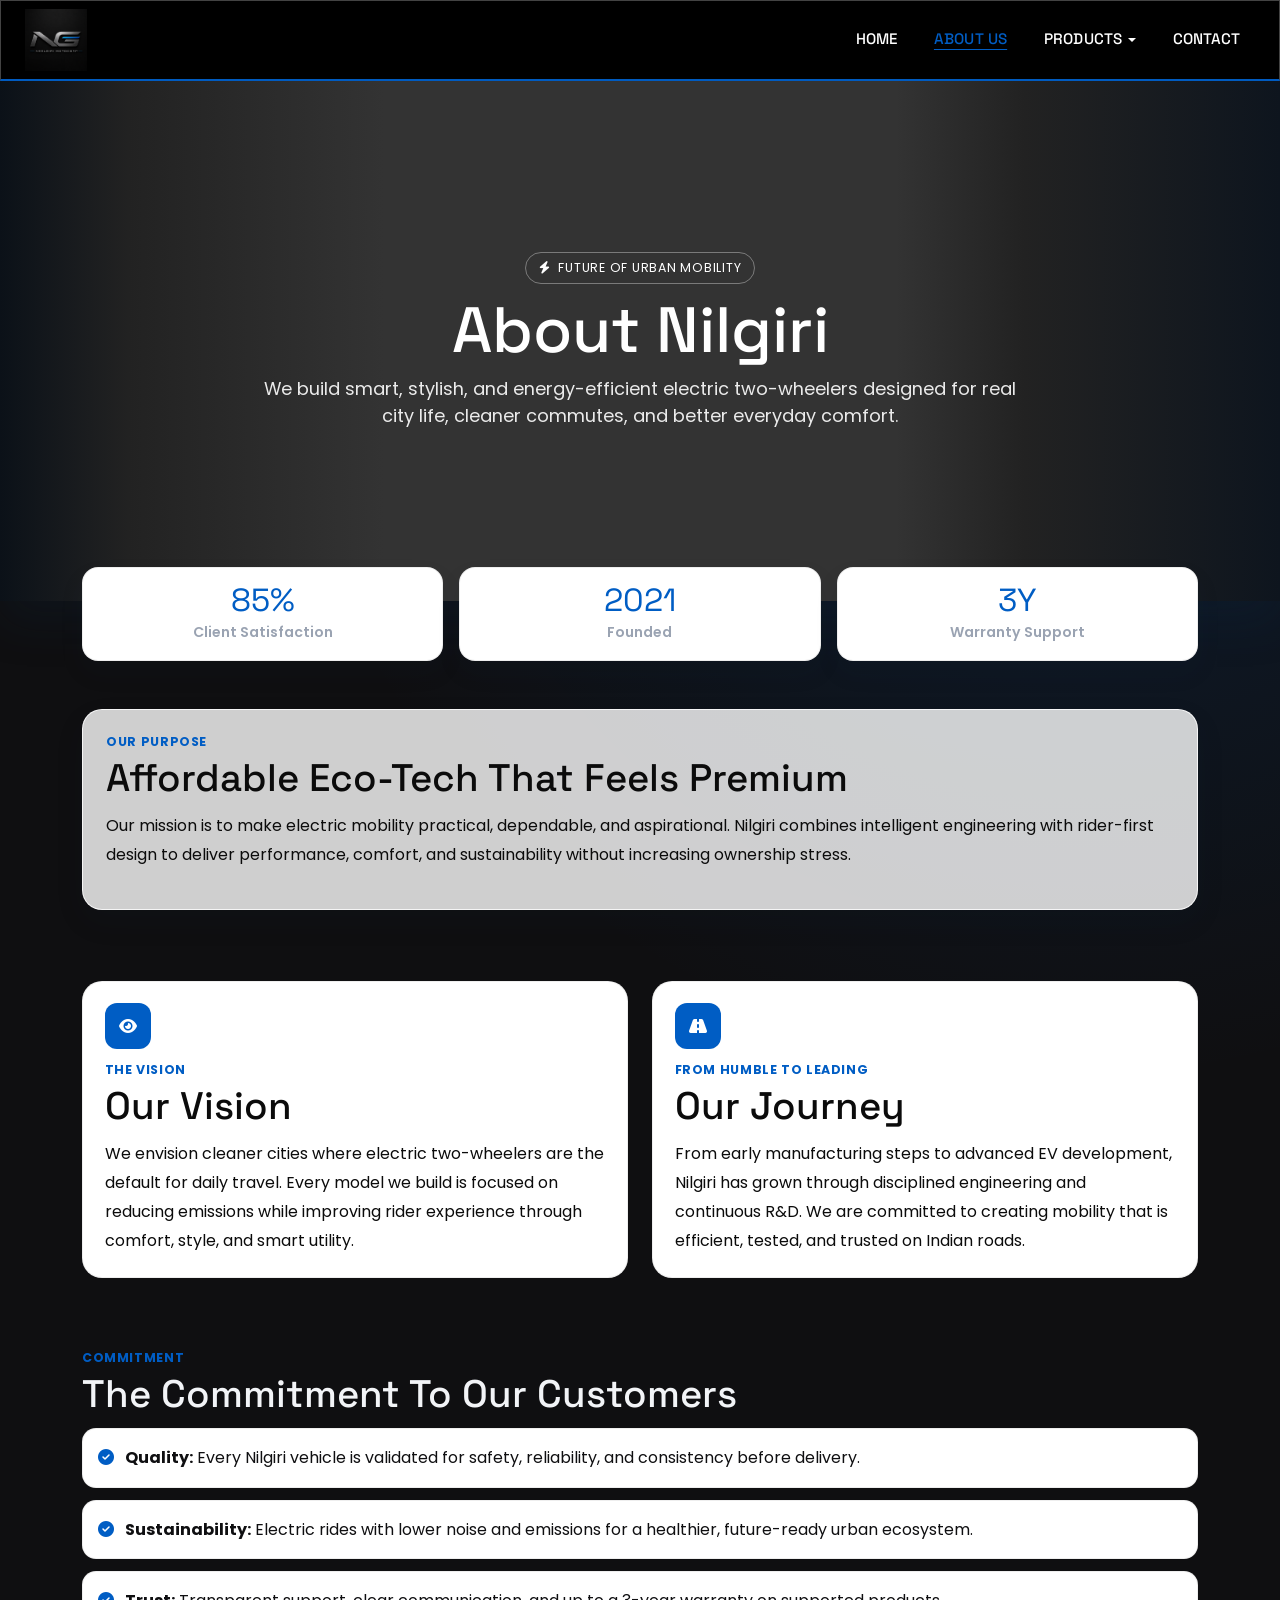
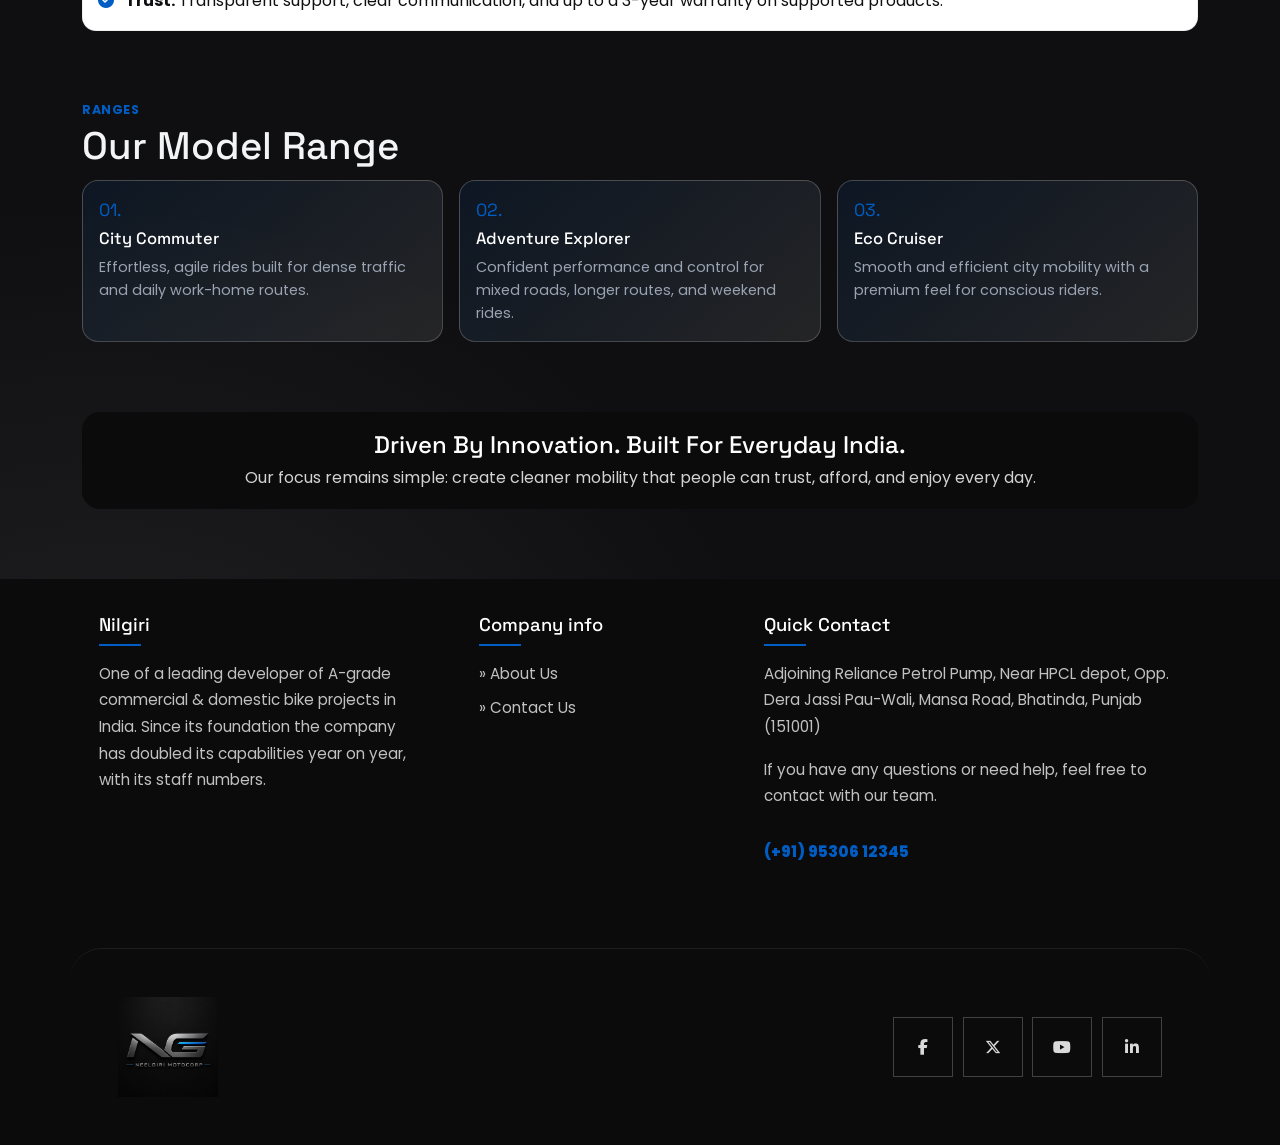
<file: about_us.html>
<!doctype html>
<html lang="en">
<head>
  <meta charset="UTF-8" />
  <meta name="viewport" content="width=device-width, initial-scale=1" />
  <title>About Us | Nilgiri</title>
  <link rel="preconnect" href="https://fonts.googleapis.com">
  <link rel="preconnect" href="https://fonts.gstatic.com" crossorigin>
  <link href="https://fonts.googleapis.com/css2?family=Poppins:wght@400;500;600;700&family=Space+Grotesk:wght@500;600;700&display=swap" rel="stylesheet">
  <link href="https://cdn.jsdelivr.net/npm/bootstrap@5.3.3/dist/css/bootstrap.min.css" rel="stylesheet">
  <link href="https://cdnjs.cloudflare.com/ajax/libs/font-awesome/6.5.2/css/all.min.css" rel="stylesheet">
  <link rel="stylesheet" href="assets/css/common.css">
  <link rel="stylesheet" href="assets/css/about_us.css">
</head>
<body>
  <header class="top-header">
    <nav class="navbar navbar-expand-lg main-nav py-2">
      <div class="container-fluid px-3 px-lg-4">
        <a class="brand-wrap w-50" href="index.html#home">
          <img src="assets/images/Ng_logo.png" alt="Neelgiri Motocorp logo" class="brand-logo">
        </a>
        <button class="navbar-toggler" type="button" data-bs-toggle="collapse" data-bs-target="#mainNavAbout" aria-controls="mainNavAbout" aria-expanded="false" aria-label="Toggle navigation">
          <span class="navbar-toggler-icon"></span>
        </button>
        <div class="collapse navbar-collapse" id="mainNavAbout">
          <ul class="navbar-nav ms-auto gap-lg-2">
            <li class="nav-item"><a class="nav-link" href="index.html#home">Home</a></li>
            <li class="nav-item"><a class="nav-link active" href="about_us.html">About Us</a></li>
            <li class="nav-item dropdown">
              <a class="nav-link dropdown-toggle" href="products.html" role="button" data-bs-toggle="dropdown" aria-expanded="false">Products</a>
              <ul class="dropdown-menu">
                <li><a class="dropdown-item" href="products.html#aeries">Aeries</a></li>
                <li><a class="dropdown-item" href="products.html#glide">Glide</a></li>
                <li><a class="dropdown-item" href="products.html#amper">Amper</a></li>
                <li><a class="dropdown-item" href="products.html#luma">Luma</a></li>
                <li><a class="dropdown-item" href="products.html#sonex">Sonex</a></li>
                <li><a class="dropdown-item" href="products.html#voltra-x">Voltra X</a></li>
                <li><a class="dropdown-item" href="products.html#zoro">Zoro</a></li>
              </ul>
            </li>
            <li class="nav-item"><a class="nav-link" href="contact_us.html">Contact</a></li>
          </ul>
        </div>
      </div>
    </nav>
  </header>

  <section class="hero">
    <!-- <div class="container"> -->
      <div class="hero-wrap">
        <div class="hero-content">
          <div class="hero-kicker"><i class="fa-solid fa-bolt"></i>Future Of Urban Mobility</div>
          <h1>About Nilgiri</h1>
          <p>We build smart, stylish, and energy-efficient electric two-wheelers designed for real city life, cleaner commutes, and better everyday comfort.</p>
        </div>
      </div>
      <div class="stats-row">
        <div class="container">
          <div class="row justify-content-around g-3">
            <div class="col-6 col-lg-4"><div class="stat-card"><div class="stat-num">85%</div><div class="stat-label">Client Satisfaction</div></div></div>
            <div class="col-6 col-lg-4"><div class="stat-card"><div class="stat-num">2021</div><div class="stat-label">Founded</div></div></div>
            <div class="col-6 col-lg-4"><div class="stat-card"><div class="stat-num">3Y</div><div class="stat-label">Warranty Support</div></div></div>
            <!-- <div class="col-6 col-lg-3"><div class="stat-card"><div class="stat-num">0%</div><div class="stat-label">Tailpipe Emissions</div></div></div> -->
          </div>
        </div>
      </div>
    <!-- </div> -->
  </section>

  <section class="section-pad pt-0">
    <div class="container">
      <div class="glass-card">
        <div class="section-kicker">Our Purpose</div>
        <h2 class="section-title">Affordable Eco-Tech That Feels Premium</h2>
        <p class="copy">Our mission is to make electric mobility practical, dependable, and aspirational. Nilgiri combines intelligent engineering with rider-first design to deliver performance, comfort, and sustainability without increasing ownership stress.</p>
      </div>
    </div>
  </section>

  <section class="section-pad pt-0">
    <div class="container">
      <div class="row g-4">
        <div class="col-lg-6">
          <div class="journey-card">
            <div class="journey-icon"><i class="fa-solid fa-eye"></i></div>
            <div class="section-kicker">The Vision</div>
            <h3 class="section-title">Our Vision</h3>
            <p class="copy mb-0">We envision cleaner cities where electric two-wheelers are the default for daily travel. Every model we build is focused on reducing emissions while improving rider experience through comfort, style, and smart utility.</p>
          </div>
        </div>
        <div class="col-lg-6">
          <div class="journey-card">
            <div class="journey-icon"><i class="fa-solid fa-road"></i></div>
            <div class="section-kicker">From Humble To Leading</div>
            <h3 class="section-title">Our Journey</h3>
            <p class="copy mb-0">From early manufacturing steps to advanced EV development, Nilgiri has grown through disciplined engineering and continuous R&D. We are committed to creating mobility that is efficient, tested, and trusted on Indian roads.</p>
          </div>
        </div>
      </div>
    </div>
  </section>

  <section class="section-pad pt-0">
    <div class="container">
      <div class="section-kicker">Commitment</div>
      <h3 class="section-title">The Commitment To Our Customers</h3>
      <ul class="promise-list">
        <li class="promise-item"><strong>Quality:</strong> Every Nilgiri vehicle is validated for safety, reliability, and consistency before delivery.</li>
        <li class="promise-item"><strong>Sustainability:</strong> Electric rides with lower noise and emissions for a healthier, future-ready urban ecosystem.</li>
        <li class="promise-item"><strong>Trust:</strong> Transparent support, clear communication, and up to a 3-year warranty on supported products.</li>
      </ul>
    </div>
  </section>

  <section class="section-pad pt-0">
    <div class="container">
      <div class="section-kicker">Ranges</div>
      <h3 class="section-title">Our Model Range</h3>
      <div class="models-grid">
        <div class="model-box">
          <div class="model-index">01.</div>
          <h4>City Commuter</h4>
          <p>Effortless, agile rides built for dense traffic and daily work-home routes.</p>
        </div>
        <div class="model-box">
          <div class="model-index">02.</div>
          <h4>Adventure Explorer</h4>
          <p>Confident performance and control for mixed roads, longer routes, and weekend rides.</p>
        </div>
        <div class="model-box">
          <div class="model-index">03.</div>
          <h4>Eco Cruiser</h4>
          <p>Smooth and efficient city mobility with a premium feel for conscious riders.</p>
        </div>
      </div>
    </div>
  </section>

  <section class="section-pad pt-0">
    <div class="container">
      <div class="cta-band">
        <h4 class="mb-1">Driven By Innovation. Built For Everyday India.</h4>
        <p>Our focus remains simple: create cleaner mobility that people can trust, afford, and enjoy every day.</p>
      </div>
    </div>
  </section>

  <footer class="site-footer">
    <div class="container footer-top">
      <div class="row g-0">
        <div class="col-lg-4">
          <div class="footer-col">
            <h5>Nilgiri</h5>
            <p>One of a leading developer of A-grade commercial & domestic bike projects in India. Since its foundation the company has doubled its capabilities year on year, with its staff numbers.</p>
          </div>
        </div>
        <div class="col-lg-3">
          <div class="footer-col">
            <h5>Company info</h5>
            <ul>
              <li>» <a href="about_us.html">About Us</a></li>
              <li>» <a href="contact_us.html">Contact Us</a></li>
            </ul>
          </div>
        </div>
        <div class="col-lg-5">
          <div class="footer-col">
            <h5>Quick Contact</h5>
            <p>Adjoining Reliance Petrol Pump, Near HPCL depot, Opp. Dera Jassi Pau-Wali, Mansa Road, Bhatinda, Punjab (151001)</p>
            <p>If you have any questions or need help, feel free to contact with our team.</p>
            <a href="tel:+919530612345" class="footer-phone">(+91) 95306 12345</a>
          </div>
        </div>
      </div>
    </div>
    <div class="container footer-bottom mt-5 p-5 rounded-top-5">
      <div>
        <div class="row align-items-center g-3">
          <!-- <div class="col-lg-5">
            <div class="footer-mini-links">Where to Find Us&nbsp;&nbsp;|&nbsp;&nbsp;Terms of Payment&nbsp;&nbsp;|&nbsp;&nbsp;Stats Element</div>
            <div class="mt-2">Copyright © 2025 Nilgiri, All Rights Reserved.</div>
          </div> -->
          <div class="col-lg-2">
            <div class="footer-brand">
              <img src="assets/images/Ng_logo.png" alt="Neelgiri Motocorp logo" class="footer-brand-logo">
            </div>
          </div>
          <div class="col-lg-10">
            <div class="footer-social">
              <a href="https://www.facebook.com" target="_blank" rel="noopener noreferrer" aria-label="Facebook">
                <i class="fa-brands fa-facebook-f"></i>
              </a>
              <a href="https://x.com" target="_blank" rel="noopener noreferrer" aria-label="X">
                <i class="fa-brands fa-x-twitter"></i>
              </a>
              <a href="https://www.youtube.com" target="_blank" rel="noopener noreferrer" aria-label="YouTube">
                <i class="fa-brands fa-youtube"></i>
              </a>
              <a href="https://www.linkedin.com" target="_blank" rel="noopener noreferrer" aria-label="LinkedIn">
                <i class="fa-brands fa-linkedin-in"></i>
              </a>
            </div>
          </div>
        </div>
      </div>
    </div>
  </footer>
  <script src="https://cdn.jsdelivr.net/npm/bootstrap@5.3.3/dist/js/bootstrap.bundle.min.js"></script>
  <script>
    const observer = new IntersectionObserver((entries) => {
      entries.forEach((entry) => {
        if (entry.isIntersecting) {
          entry.target.classList.add('in-view');
          observer.unobserve(entry.target);
        }
      });
    }, { threshold: 0.14 });

    const targets = document.querySelectorAll('.hero-content, .stat-card, .glass-card, .journey-card, .promise-item, .model-box, .cta-band');
    targets.forEach((el, i) => {
      el.classList.add('scroll-reveal');
      el.style.setProperty('--reveal-delay', `${(i % 6) * 70}ms`);
      observer.observe(el);
    });
  </script>
</body>
</html>
</file>
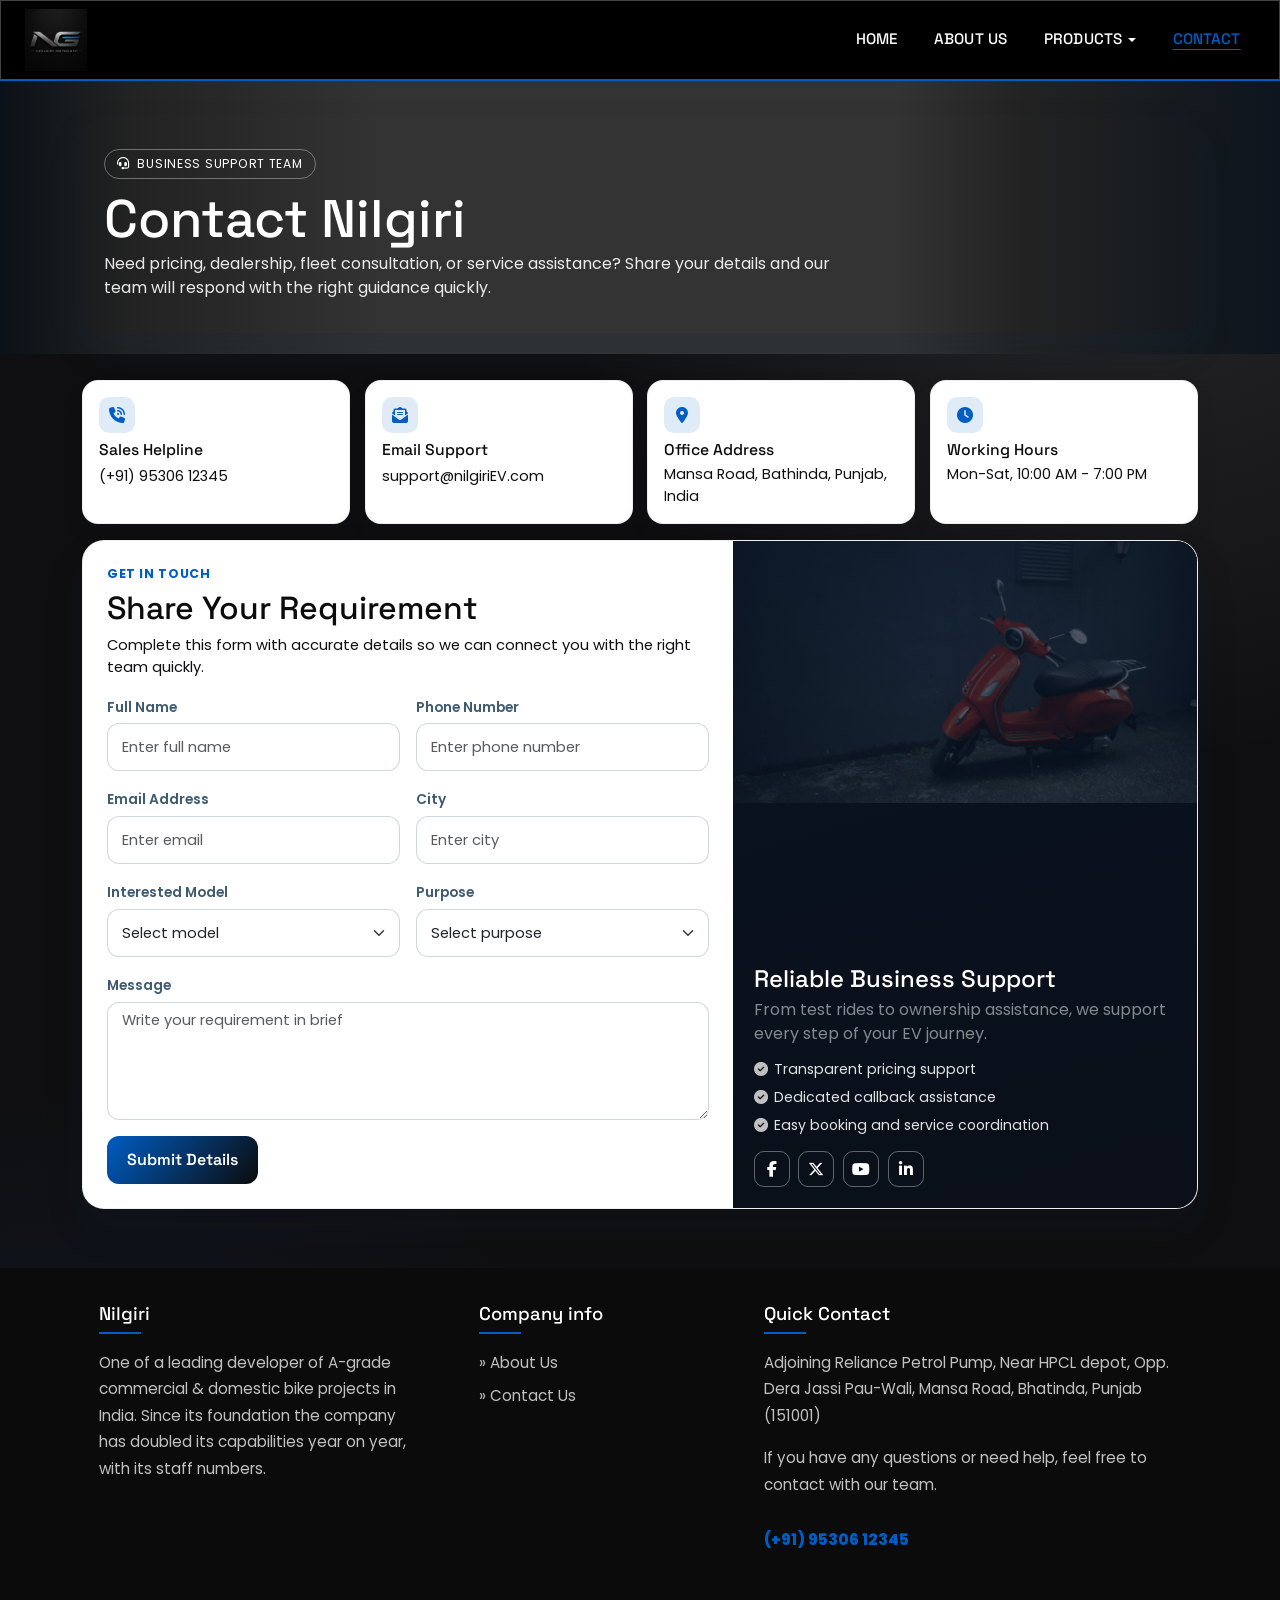
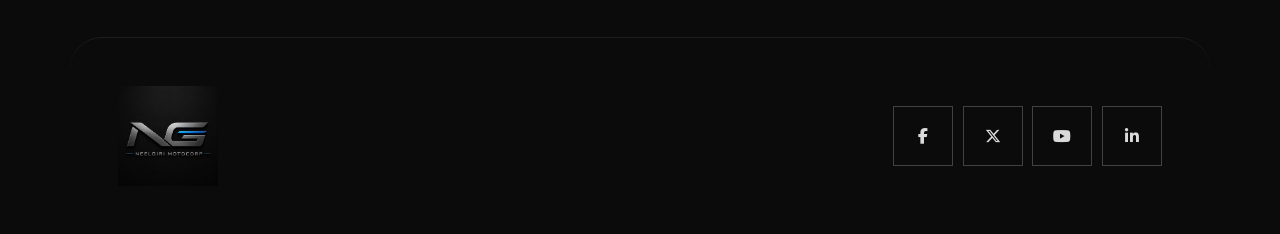
<file: contact_us.html>
<!doctype html>
<html lang="en">
<head>
  <meta charset="UTF-8" />
  <meta name="viewport" content="width=device-width, initial-scale=1" />
  <title>Contact Us | Nilgiri</title>
  <link rel="preconnect" href="https://fonts.googleapis.com">
  <link rel="preconnect" href="https://fonts.gstatic.com" crossorigin>
  <link href="https://fonts.googleapis.com/css2?family=Poppins:wght@400;500;600;700&family=Space+Grotesk:wght@500;600;700&display=swap" rel="stylesheet">
  <link href="https://cdn.jsdelivr.net/npm/bootstrap@5.3.3/dist/css/bootstrap.min.css" rel="stylesheet">
  <link href="https://cdnjs.cloudflare.com/ajax/libs/font-awesome/6.5.2/css/all.min.css" rel="stylesheet">
  <link rel="stylesheet" href="assets/css/common.css">
  <link rel="stylesheet" href="assets/css/contact_us.css">
</head>
<body>
  <header class="top-header">
    <nav class="navbar navbar-expand-lg main-nav py-2">
      <div class="container-fluid px-3 px-lg-4">
        <a class="brand-wrap w-50" href="index.html#home">
          <img src="assets/images/Ng_logo.png" alt="Neelgiri Motocorp logo" class="brand-logo">
        </a>
        <button class="navbar-toggler" type="button" data-bs-toggle="collapse" data-bs-target="#mainNavContact" aria-controls="mainNavContact" aria-expanded="false" aria-label="Toggle navigation">
          <span class="navbar-toggler-icon"></span>
        </button>
        <div class="collapse navbar-collapse" id="mainNavContact">
          <ul class="navbar-nav ms-auto gap-lg-2">
            <li class="nav-item"><a class="nav-link" href="index.html#home">Home</a></li>
            <li class="nav-item"><a class="nav-link" href="about_us.html">About Us</a></li>
            <li class="nav-item dropdown">
              <a class="nav-link dropdown-toggle" href="products.html" role="button" data-bs-toggle="dropdown" aria-expanded="false">Products</a>
              <ul class="dropdown-menu">
                <li><a class="dropdown-item" href="products.html#aeries">Aeries</a></li>
                <li><a class="dropdown-item" href="products.html#glide">Glide</a></li>
                <li><a class="dropdown-item" href="products.html#amper">Amper</a></li>
                <li><a class="dropdown-item" href="products.html#luma">Luma</a></li>
                <li><a class="dropdown-item" href="products.html#sonex">Sonex</a></li>
                <li><a class="dropdown-item" href="products.html#voltra-x">Voltra X</a></li>
                <li><a class="dropdown-item" href="products.html#zoro">Zoro</a></li>
              </ul>
            </li>
            <li class="nav-item"><a class="nav-link active" href="contact_us.html">Contact</a></li>
          </ul>
        </div>
      </div>
    </nav>
  </header>

  <section class="hero">
    <div class="container">
      <div class="hero-panel">
        <div class="hero-kicker"><i class="fa-solid fa-headset"></i>Business Support Team</div>
        <h1 class="hero-title">Contact Nilgiri</h1>
        <p class="hero-copy">Need pricing, dealership, fleet consultation, or service assistance? Share your details and our team will respond with the right guidance quickly.</p>
      </div>
    </div>
  </section>

  <section class="contact-shell">
    <div class="container">
      <div class="quick-grid">
        <div class="quick-card">
          <i class="fa-solid fa-phone-volume"></i>
          <h4>Sales Helpline</h4>
          <a href="tel:+919530612345">(+91) 95306 12345</a>
        </div>
        <div class="quick-card">
          <i class="fa-solid fa-envelope-open-text"></i>
          <h4>Email Support</h4>
          <a href="mailto:support@nilgiriEV.com">support@nilgiriEV.com</a>
        </div>
        <div class="quick-card">
          <i class="fa-solid fa-location-dot"></i>
          <h4>Office Address</h4>
          <p>Mansa Road, Bathinda, Punjab, India</p>
        </div>
        <div class="quick-card">
          <i class="fa-solid fa-clock"></i>
          <h4>Working Hours</h4>
          <p>Mon-Sat, 10:00 AM - 7:00 PM</p>
        </div>
      </div>

      <div class="contact-card">
        <div class="row g-0 align-items-stretch">
          <div class="col-lg-7">
            <div class="form-pane">
              <div class="pane-kicker">Get In Touch</div>
              <h2 class="form-title">Share Your Requirement</h2>
              <p class="form-sub">Complete this form with accurate details so we can connect you with the right team quickly.</p>
              <form>
                <div class="row g-3">
                  <div class="col-md-6">
                    <label class="form-label">Full Name</label>
                    <input type="text" class="form-control" placeholder="Enter full name">
                  </div>
                  <div class="col-md-6">
                    <label class="form-label">Phone Number</label>
                    <input type="tel" class="form-control" placeholder="Enter phone number">
                  </div>
                  <div class="col-md-6">
                    <label class="form-label">Email Address</label>
                    <input type="email" class="form-control" placeholder="Enter email">
                  </div>
                  <div class="col-md-6">
                    <label class="form-label">City</label>
                    <input type="text" class="form-control" placeholder="Enter city">
                  </div>
                  <div class="col-md-6">
                    <label class="form-label">Interested Model</label>
                    <select class="form-select">
                      <option selected disabled>Select model</option>
                      <option>Aeries</option>
                      <option>Glide</option>
                      <option>Amper</option>
                      <option>Luma</option>
                      <option>Sonex</option>
                      <option>Voltra X</option>
                      <option>Zoro</option>
                    </select>
                  </div>
                  <div class="col-md-6">
                    <label class="form-label">Purpose</label>
                    <select class="form-select">
                      <option selected disabled>Select purpose</option>
                      <option>Book Test Ride</option>
                      <option>Price Inquiry</option>
                      <option>Dealership Inquiry</option>
                      <option>Service Support</option>
                      <option>Fleet / Bulk Purchase</option>
                    </select>
                  </div>
                  <div class="col-12">
                    <label class="form-label">Message</label>
                    <textarea class="form-control" placeholder="Write your requirement in brief"></textarea>
                  </div>
                  <div class="col-12 d-flex justify-content-between align-items-center flex-wrap gap-2">
                    <!-- <small class="text-muted">We usually respond within 24 business hours.</small> -->
                    <button type="submit" class="send-btn">Submit Details</button>
                  </div>
                </div>
              </form>
            </div>
          </div>
          <div class="col-lg-5">
            <div class="media-pane">
              <img src="assets/images/pexels-ulyutkafile-30600051.jpg" alt="Nilgiri support team">
              <div class="media-overlay">
                <h4 class="mb-1">Reliable Business Support</h4>
                <p class="mb-0 text-white-50">From test rides to ownership assistance, we support every step of your EV journey.</p>
                <ul class="media-bullets">
                  <li><i class="fa-solid fa-circle-check"></i>Transparent pricing support</li>
                  <li><i class="fa-solid fa-circle-check"></i>Dedicated callback assistance</li>
                  <li><i class="fa-solid fa-circle-check"></i>Easy booking and service coordination</li>
                </ul>
                <div class="socials">
                  <a href="https://www.facebook.com" target="_blank" rel="noopener noreferrer" aria-label="Facebook"><i class="fa-brands fa-facebook-f"></i></a>
                  <a href="https://x.com" target="_blank" rel="noopener noreferrer" aria-label="X"><i class="fa-brands fa-x-twitter"></i></a>
                  <a href="https://www.youtube.com" target="_blank" rel="noopener noreferrer" aria-label="YouTube"><i class="fa-brands fa-youtube"></i></a>
                  <a href="https://www.linkedin.com" target="_blank" rel="noopener noreferrer" aria-label="LinkedIn"><i class="fa-brands fa-linkedin-in"></i></a>
                </div>
              </div>
            </div>
          </div>
        </div>
      </div>
    </div>
  </section>

  <footer class="site-footer">
    <div class="container footer-top">
      <div class="row g-0">
        <div class="col-lg-4">
          <div class="footer-col">
            <h5>Nilgiri</h5>
            <p>One of a leading developer of A-grade commercial & domestic bike projects in India. Since its foundation the company has doubled its capabilities year on year, with its staff numbers.</p>
          </div>
        </div>
        <div class="col-lg-3">
          <div class="footer-col">
            <h5>Company info</h5>
            <ul>
              <li>» <a href="about_us.html">About Us</a></li>
              <li>» <a href="contact_us.html">Contact Us</a></li>
            </ul>
          </div>
        </div>
        <div class="col-lg-5">
          <div class="footer-col">
            <h5>Quick Contact</h5>
            <p>Adjoining Reliance Petrol Pump, Near HPCL depot, Opp. Dera Jassi Pau-Wali, Mansa Road, Bhatinda, Punjab (151001)</p>
            <p>If you have any questions or need help, feel free to contact with our team.</p>
            <a href="tel:+919530612345" class="footer-phone">(+91) 95306 12345</a>
          </div>
        </div>
      </div>
    </div>
    <div class="container footer-bottom mt-5 p-5 rounded-top-5">
      <div>
        <div class="row align-items-center g-3">
          <!-- <div class="col-lg-5">
            <div class="footer-mini-links">Where to Find Us&nbsp;&nbsp;|&nbsp;&nbsp;Terms of Payment&nbsp;&nbsp;|&nbsp;&nbsp;Stats Element</div>
            <div class="mt-2">Copyright © 2025 Nilgiri, All Rights Reserved.</div>
          </div> -->
          <div class="col-lg-2">
            <div class="footer-brand">
              <img src="assets/images/Ng_logo.png" alt="Neelgiri Motocorp logo" class="footer-brand-logo">
            </div>
          </div>
          <div class="col-lg-10">
            <div class="footer-social">
              <a href="https://www.facebook.com" target="_blank" rel="noopener noreferrer" aria-label="Facebook">
                <i class="fa-brands fa-facebook-f"></i>
              </a>
              <a href="https://x.com" target="_blank" rel="noopener noreferrer" aria-label="X">
                <i class="fa-brands fa-x-twitter"></i>
              </a>
              <a href="https://www.youtube.com" target="_blank" rel="noopener noreferrer" aria-label="YouTube">
                <i class="fa-brands fa-youtube"></i>
              </a>
              <a href="https://www.linkedin.com" target="_blank" rel="noopener noreferrer" aria-label="LinkedIn">
                <i class="fa-brands fa-linkedin-in"></i>
              </a>
            </div>
          </div>
        </div>
      </div>
    </div>
  </footer>

  <script src="https://cdn.jsdelivr.net/npm/bootstrap@5.3.3/dist/js/bootstrap.bundle.min.js"></script>
  <script>
    const observer = new IntersectionObserver((entries) => {
      entries.forEach((entry) => {
        if (entry.isIntersecting) {
          entry.target.classList.add('in-view');
          observer.unobserve(entry.target);
        }
      });
    }, { threshold: 0.14 });

    const targets = document.querySelectorAll('.hero-panel, .quick-card, .contact-card, .form-pane, .media-pane');
    targets.forEach((el, i) => {
      el.classList.add('scroll-reveal');
      el.style.setProperty('--reveal-delay', `${(i % 6) * 70}ms`);
      observer.observe(el);
    });
  </script>
</body>
</html>
</file>
<file: assets/css/common.css>
:root {
  --font-body: 'Poppins', sans-serif;
  --font-display: 'Space Grotesk', sans-serif;

  --brand-primary: #005dc4;
  --brand-accent: #005dc4;
  --brand-dark: #0b0b0b;
  --brand-bg: #0f0f11;
  --brand-surface: #ffffff;
  --brand-silver: #c0c0c0;

  --green: var(--brand-primary);
  --green-soft: rgba(0, 93, 196, 0.18);
  --ink: #f2f4f7;
  --ink-soft: #c0c0c0;
  --blue: var(--brand-accent);
  --white: var(--brand-surface);
  --muted: #9aa3b2;

  --font-head: var(--font-display);
  --surface: var(--brand-surface);
  --bg: var(--brand-bg);
  --primary: var(--brand-primary);
  --accent: var(--brand-accent);
  --line: rgba(192, 192, 192, 0.28);
}

body {
  margin: 0;
  font-family: var(--font-body);
  color: var(--ink);
  overflow-x: hidden;
}

h1, h2, h3, h4, h5, h6 {
  font-family: var(--font-head);
}

.top-header {
  background: #000;
  border: 1px solid rgba(192, 192, 192, 0.35);
  border-bottom: 2px solid var(--accent);
  z-index: 30;
}

.brand-wrap {
  display: flex;
  align-items: center;
  text-decoration: none;
}

.brand-logo {
  width: 10%;
  height: auto;
  display: block;
}

.main-nav .nav-link {
  color: var(--brand-surface);
  text-transform: uppercase;
  font-weight: 500;
  font-size: .95rem;
  letter-spacing: .01em;
  padding-left: .9rem !important;
  padding-right: .9rem !important;
  font-family: var(--font-head);
}

.main-nav .nav-link:hover {
  color: var(--primary);
}

.main-nav .nav-link.active {
  color: var(--primary);
  text-decoration: underline;
  text-underline-offset: 5px;
}

.main-nav .dropdown-toggle::after {
  margin-left: .35rem;
  vertical-align: .15em;
}

.main-nav .navbar-toggler {
  border: 1px solid rgba(192, 192, 192, 0.5);
  padding: .35rem .55rem;
}

.main-nav .navbar-toggler:focus {
  box-shadow: 0 0 0 .2rem rgba(0, 93, 196, .35);
}

.site-footer {
  background: var(--brand-dark);
  color: rgba(255,255,255,.78);
  overflow: hidden;
  margin-top: 0;
}

.footer-top { padding: 0; }

.footer-col {
  padding: 2.2rem 1.8rem;
  height: 100%;
}

.footer-col h5 {
  font-family: var(--font-display);
  font-size: 1.15rem;
  margin-bottom: .95rem;
  color: var(--brand-surface);
}

.footer-col h5::after {
  content: "";
  width: 42px;
  height: 2px;
  display: block;
  margin-top: .45rem;
  background: var(--brand-primary);
}

.footer-col p, .footer-col li, .footer-col a {
  color: rgba(255,255,255,.75);
  font-size: .95rem;
  line-height: 1.75;
  text-decoration: none;
}

.footer-col ul {
  margin: 0;
  padding-left: 0;
  list-style: none;
}

.footer-col ul li { margin-bottom: .45rem; }

.footer-phone {
  color: var(--brand-primary) !important;
  font-size: 1.7rem;
  font-weight: 800;
  margin-top: .8rem;
  display: inline-block;
}

.footer-bottom {
  border-top: 1px solid rgba(255,255,255,.08);
  background: var(--brand-dark);
  padding: 1.25rem 1rem;
}

.footer-mini-links {
  color: rgba(255,255,255,.6);
  font-size: .95rem;
  text-align: center;
}

footer .mt-2 {
  text-align: center;
}

.footer-brand { text-align: center; }

.footer-brand-logo {
  width: min(100%, 100px);
  height: auto;
  display: block;
  /* margin-inline: auto; */
}

.footer-social {
  display: flex;
  gap: .6rem;
  justify-content: end;
}

.footer-social a {
  width: 60px;
  height: 60px;
  border: 1px solid rgba(255,255,255,.22);
  display: grid;
  place-items: center;
  color: rgba(255,255,255,.85);
  text-decoration: none;
  font-weight: 700;
}

.scroll-reveal {
  opacity: 0;
  transform: translateY(22px) scale(.985);
  transition: opacity .65s ease, transform .65s ease;
  transition-delay: var(--reveal-delay, 0ms);
}

.scroll-reveal.in-view {
  opacity: 1;
  transform: translateY(0) scale(1);
}

@media (max-width: 991px) {
  .brand-logo { width: clamp(80px, 10vw, 170px); }
  .footer-social { justify-content: center; }
  .footer-brand { text-align: left; }
  .footer-brand-logo { margin: auto; }
}

@media (max-width: 767px) {
  .footer-col { padding: 1.5rem 1.2rem; }
  .footer-social a {
    width: 46px;
    height: 46px;
  }
  .navbar-toggler-icon {
    filter: invert(1);
  }
}
</file>
<file: assets/css/about_us.css>
body {
      background:
        radial-gradient(circle at 84% 10%, rgba(0,93,196,.18), transparent 30%),
        radial-gradient(circle at 8% 92%, rgba(192,192,192,.12), transparent 26%),
        var(--bg);
    }
    .hero {
      padding: 0 0 3rem;
    }

    .hero-wrap {
      /* border-radius: 28px; */
      overflow: hidden;
      background:
        linear-gradient(90deg, #0b1118 0%, #222 10%, #333 30%, #333 70%, #222, 90%, #0e151e 100%);
      min-height: 520px;
      display: grid;
      place-items: center;
      text-align: center;
      color: #fff;
      box-shadow: 0 22px 42px rgba(16, 42, 67, .2);
      position: relative;
    }

    /* .hero-wrap::before {
      content: "";
      position: absolute;
      inset: 0;
      background:
        radial-gradient(circle at 18% 20%, rgba(0,93,196,.22), transparent 28%),
        radial-gradient(circle at 85% 80%, rgba(192,192,192,.2), transparent 28%);
    } */

    .hero-content {
      position: relative;
      z-index: 1;
      padding: 2rem 1rem;
      max-width: 940px;
    }

    .hero-kicker {
      display: inline-flex;
      align-items: center;
      gap: .5rem;
      border-radius: 999px;
      border: 1px solid rgba(255,255,255,.35);
      padding: .38rem .8rem;
      font-size: .78rem;
      text-transform: uppercase;
      letter-spacing: .06em;
    }

    .hero h1 {
      font-size: clamp(2rem, 5vw, 4.2rem);
      line-height: .95;
      margin: 1rem 0 .9rem;
    }

    .hero p {
      margin: 0 auto;
      max-width: 760px;
      color: rgba(255,255,255,.9);
      font-size: clamp(.95rem, 1.4vw, 1.12rem);
    }

    .stats-row {
      margin-top: -50px;
      position: relative;
      z-index: 2;
    }

    .stat-card {
      background: var(--surface);
      border: 1px solid var(--line);
      border-radius: 16px;
      padding: 1.05rem 1rem;
      text-align: center;
      box-shadow: 0 12px 24px rgba(16,42,67,.08);
      height: 100%;
      color: var(--brand-dark);
    }

    .stat-num {
      font-family: var(--font-head);
      font-size: 2rem;
      line-height: 1;
      color: var(--green);
    }

    .stat-label {
      margin-top: .35rem;
      color: var(--muted);
      font-size: .88rem;
      font-weight: 600;
    }

    .section-pad { padding: 4.4rem 0; }

    .section-kicker {
      color: var(--green);
      font-weight: 700;
      letter-spacing: .05em;
      font-size: .78rem;
      text-transform: uppercase;
      margin-bottom: .35rem;
    }

    .section-title {
      font-size: clamp(1.45rem, 3vw, 2.5rem);
      line-height: 1.1;
      margin-bottom: .8rem;
    }

    .copy { color: var(--brand-dark); line-height: 1.8; }

    .glass-card {
      background: rgba(255,255,255,.8);
      border: 1px solid rgba(255,255,255,.8);
      border-radius: 20px;
      padding: 1.45rem;
      box-shadow: 0 12px 30px rgba(16,42,67,.08);
      height: 100%;
      color: var(--brand-dark);
    }

    .journey-card {
      border-radius: 20px;
      padding: 1.35rem;
      background: var(--surface);
      border: 1px solid var(--line);
      height: 100%;
      transition: transform .25s ease, box-shadow .25s ease;
      color: var(--brand-dark);
    }

    .journey-card:hover {
      transform: translateY(-4px);
      box-shadow: 0 16px 34px rgba(16,42,67,.11);
    }

    .journey-icon {
      width: 46px;
      height: 46px;
      border-radius: 12px;
      display: grid;
      place-items: center;
      color: var(--surface);
      margin-bottom: .75rem;
      background: linear-gradient(120deg, var(--green), var(--blue));
    }

    .promise-list {
      list-style: none;
      margin: 0;
      padding: 0;
      display: grid;
      gap: .75rem;
    }

    .promise-item {
      background: var(--surface);
      border: 1px solid var(--line);
      border-radius: 14px;
      padding: .95rem .95rem .95rem 2.6rem;
      position: relative;
      color: var(--brand-bg);
      line-height: 1.7;
    }

    .promise-item::before {
      content: "\f058";
      font-family: "Font Awesome 6 Free";
      font-weight: 900;
      color: var(--green);
      position: absolute;
      left: .95rem;
      top: .95rem;
    }

    .models-grid {
      display: grid;
      grid-template-columns: repeat(3, minmax(0, 1fr));
      gap: 1rem;
    }

    .model-box {
      background: linear-gradient(140deg, rgba(0,93,196,.1), rgba(192,192,192,.12));
      border: 1px solid var(--line);
      border-radius: 16px;
      padding: 1rem;
      min-height: 160px;
      color: var(--brand-dark);
    }

    .model-index {
      font-family: var(--font-head);
      color: var(--blue);
      font-size: 1.1rem;
      margin-bottom: .35rem;
    }

    .model-box h4 {
      margin: 0 0 .4rem;
      font-size: 1.03rem;
      color: var(--brand-surface);
    }

    .model-box p {
      margin: 0;
      color: var(--muted);
      font-size: .9rem;
      line-height: 1.6;
    }

    .cta-band {
      border-radius: 18px;
      padding: 1.2rem 1rem;
      background: #0b0b0b;
      color: #fff;
      text-align: center;
    }

    .cta-band p {
      margin: .35rem 0 0;
      color: rgba(255,255,255,.82);
    }
    @media (max-width: 991px) {
      .hero-wrap { min-height: auto; border-radius: 18px; }
      .stats-row { margin-top: 1rem; }
      .models-grid { grid-template-columns: 1fr; }
    }

    @media (max-width: 767px) {
    }
</file>
<file: assets/css/contact_us.css>
body {
      background:
        radial-gradient(circle at 90% 8%, rgba(192,192,192,.14), transparent 30%),
        radial-gradient(circle at 8% 90%, rgba(0,93,196,.12), transparent 28%),
        var(--bg);
    }
    .hero { 
      padding: 2.2rem 0 1.3rem;
      background: linear-gradient(90deg, #0b1118 0%, #222 10%, #333 30%, #333 70%, #222, 90%, #0e151e 100%);
    }

    .hero-panel {
      /* background:
        linear-gradient(118deg, rgba(11,29,51,.92), rgba(17,48,86,.78)),
        url('assets/images/hero-banner.png') center/cover no-repeat; */
      color: #fff;
      border-radius: 24px;
      padding: 2.1rem 1.4rem;
      box-shadow: 0 18px 34px rgba(16,42,67,.18);
      position: relative;
      overflow: hidden;
    }

    /* .hero-panel::before {
      content: "";
      position: absolute;
      inset: 0;
      background:
        radial-gradient(circle at 10% 15%, rgba(0,93,196,.28), transparent 28%),
        radial-gradient(circle at 88% 84%, rgba(192,192,192,.16), transparent 30%);
      pointer-events: none;
    } */

    .hero-panel > * { position: relative; z-index: 1; }

    .hero-kicker {
      display: inline-flex;
      gap: .45rem;
      align-items: center;
      border: 1px solid rgba(255,255,255,.35);
      border-radius: 999px;
      padding: .3rem .75rem;
      font-size: .76rem;
      text-transform: uppercase;
      letter-spacing: .06em;
    }

    .hero-title {
      margin: .9rem 0 .5rem;
      font-size: clamp(2rem, 5vw, 3.3rem);
      line-height: .95;
    }

    .hero-copy {
      margin: 0;
      color: rgba(255,255,255,.9);
      max-width: 760px;
    }

    .contact-shell { padding: 1.6rem 0 3.7rem; }

    .quick-grid {
      display: grid;
      grid-template-columns: repeat(4, minmax(0, 1fr));
      gap: .9rem;
      margin-bottom: 1rem;
    }

    .quick-card {
      background: var(--surface);
      border: 1px solid var(--line);
      border-radius: 16px;
      padding: 1rem;
      box-shadow: 0 10px 24px rgba(16,42,67,.06);
      min-height: 128px;
      color: var(--brand-dark);
    }

    .quick-card i {
      width: 36px;
      height: 36px;
      border-radius: 10px;
      display: grid;
      place-items: center;
      color: var(--accent);
      background: rgba(0,93,196,.12);
      margin-bottom: .55rem;
    }

    .quick-card h4 {
      margin: 0 0 .25rem;
      font-size: .98rem;
    }

    .quick-card p,
    .quick-card a {
      margin: 0;
      color: var(--brand-bg);
      text-decoration: none;
      font-size: .9rem;
      line-height: 1.5;
    }

    .contact-card {
      background: var(--surface);
      border: 1px solid var(--line);
      border-radius: 22px;
      box-shadow: 0 20px 40px rgba(16,42,67,.1);
      overflow: hidden;
      color: var(--brand-dark);
    }

    .form-pane { padding: 1.5rem; }

    .pane-kicker {
      color: var(--primary);
      text-transform: uppercase;
      font-size: .78rem;
      letter-spacing: .05em;
      font-weight: 700;
      margin-bottom: .3rem;
    }

    .form-title {
      font-size: clamp(1.45rem, 3vw, 2rem);
      margin-bottom: .4rem;
    }

    .form-sub {
      color: var(--brand-bg);
      margin-bottom: 1.05rem;
      font-size: .92rem;
    }

    .form-label {
      font-size: .86rem;
      color: #3f5b70;
      font-weight: 600;
      margin-bottom: .32rem;
    }

    .form-control,
    .form-select {
      border: 1px solid rgba(17,42,70,.19);
      border-radius: 12px;
      min-height: 48px;
      box-shadow: none !important;
      font-size: .92rem;
      padding-left: .85rem;
    }

    .form-control:focus,
    .form-select:focus {
      border-color: rgba(0,93,196,.5);
    }

    textarea.form-control {
      min-height: 118px;
      resize: vertical;
    }

    .send-btn {
      min-height: 48px;
      border: 0;
      border-radius: 12px;
      color: #fff;
      background: linear-gradient(130deg, var(--primary), #0b0b0b);
      font-family: var(--font-head);
      font-weight: 600;
      padding: .7rem 1.25rem;
    }

    .media-pane {
      position: relative;
      min-height: 100%;
      background: #0b0b0b;
    }

    .media-pane img {
      width: 100%;
      height: 100%;
      object-fit: cover;
      display: block;
    }

    .media-overlay {
      position: absolute;
      inset: 0;
      background: linear-gradient(165deg, rgba(9,20,40,.8), rgba(9,20,40,.46));
      color: #fff;
      padding: 1.3rem;
      display: flex;
      flex-direction: column;
      justify-content: flex-end;
    }

    .media-bullets {
      margin: .8rem 0 0;
      padding: 0;
      list-style: none;
      color: rgba(255,255,255,.88);
      font-size: .88rem;
      display: grid;
      gap: .45rem;
    }

    .media-bullets li i { margin-right: .4rem; color: #c0c0c0; }

    .socials {
      display: flex;
      gap: .55rem;
      margin-top: .9rem;
    }

    .socials a {
      width: 36px;
      height: 36px;
      border-radius: 10px;
      border: 1px solid rgba(255,255,255,.35);
      color: #fff;
      display: grid;
      place-items: center;
      text-decoration: none;
    }
    @media (max-width: 1199px) {
      .quick-grid { grid-template-columns: repeat(2, minmax(0, 1fr)); }
    }

    @media (max-width: 991px) {
      .quick-grid { grid-template-columns: 1fr; }
      .media-pane { min-height: 270px; }
      .hero-panel { border-radius: 16px; }
      .form-pane { padding: 1.2rem; }
    }

    @media (max-width: 767px) {
    }
</file>
